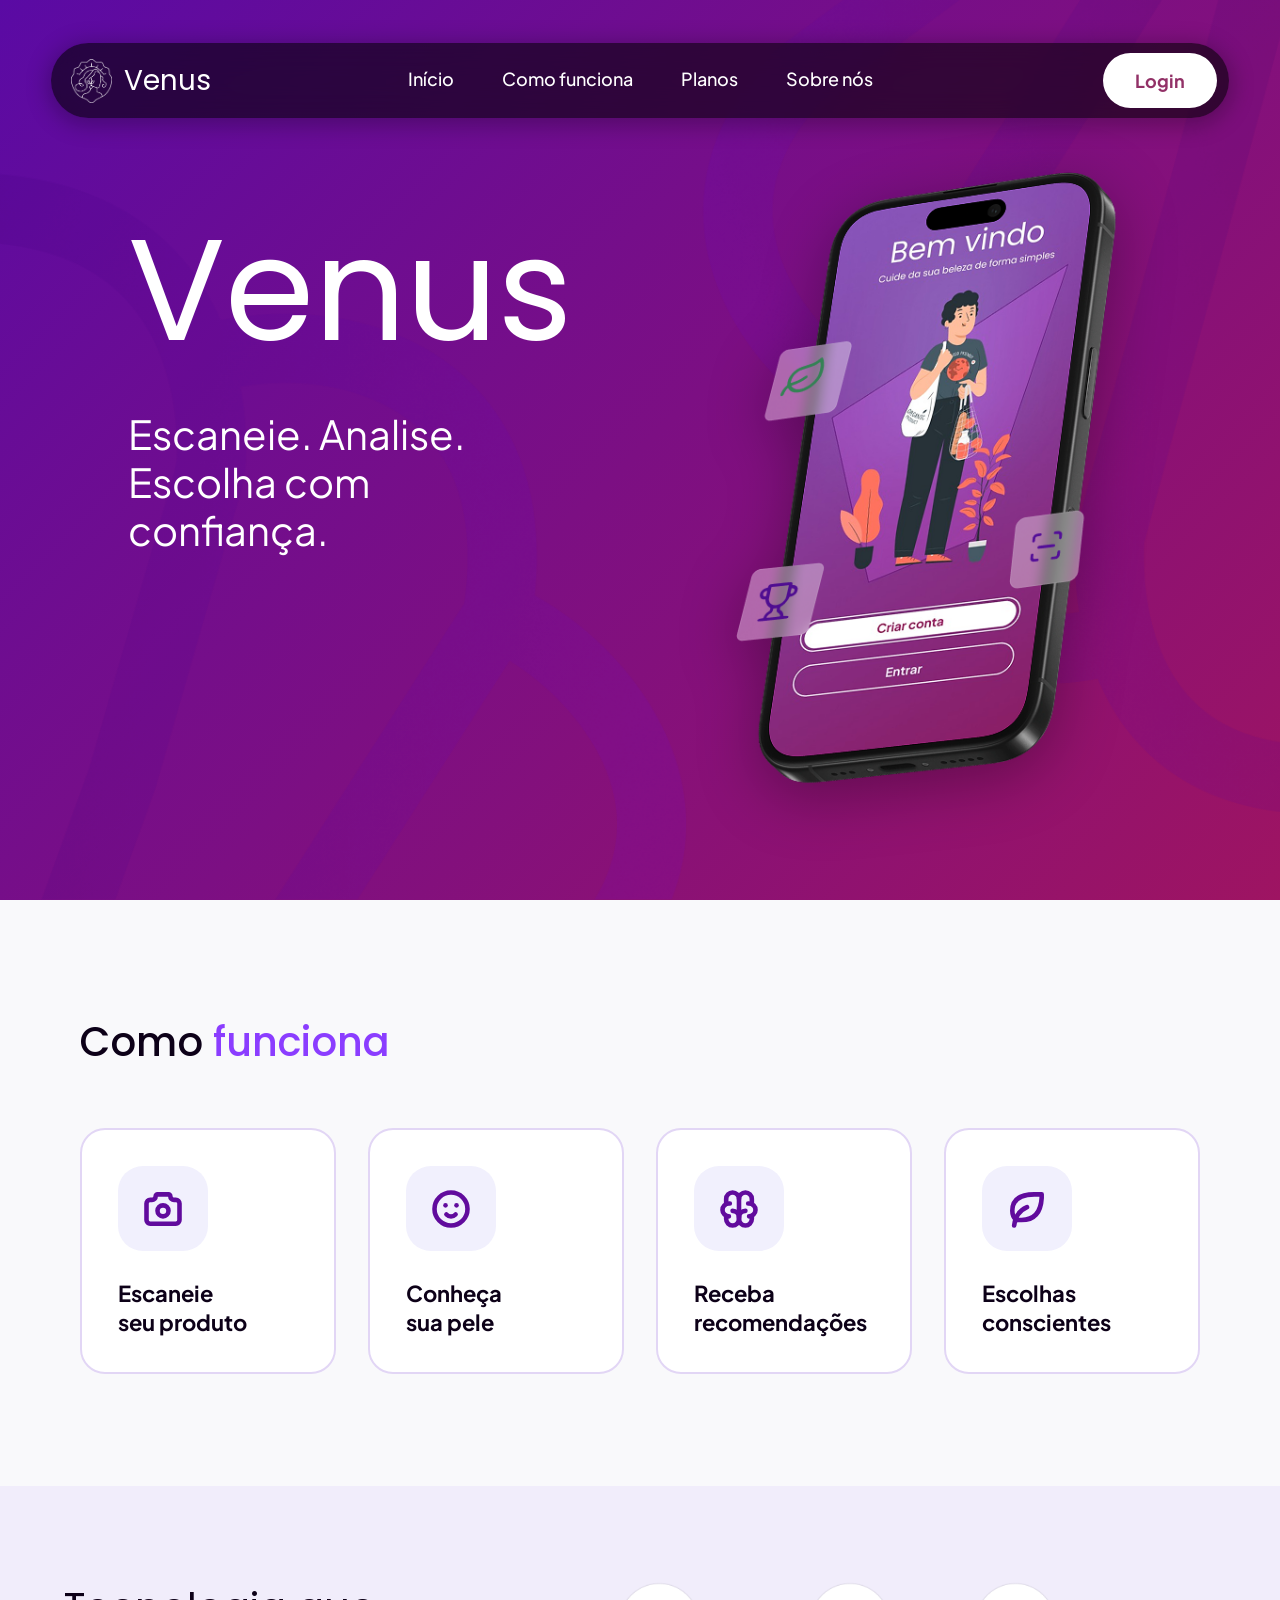
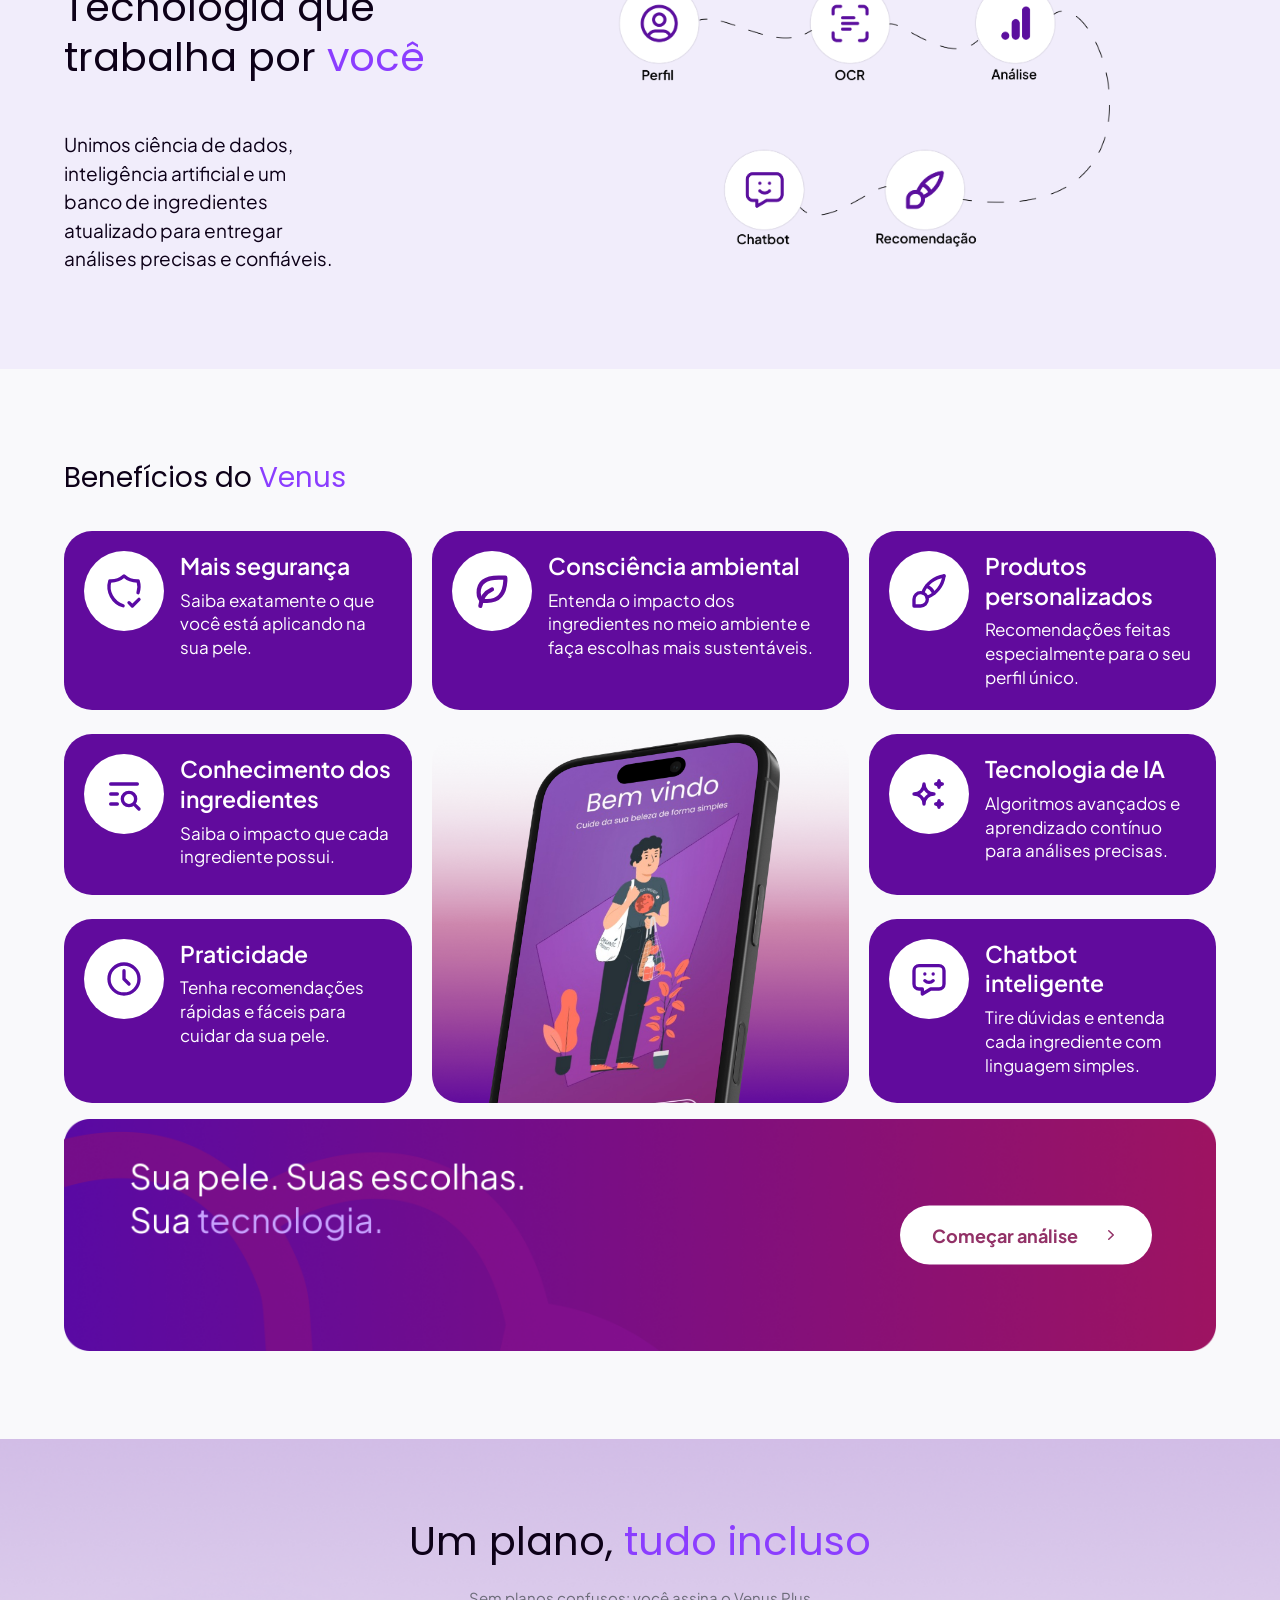
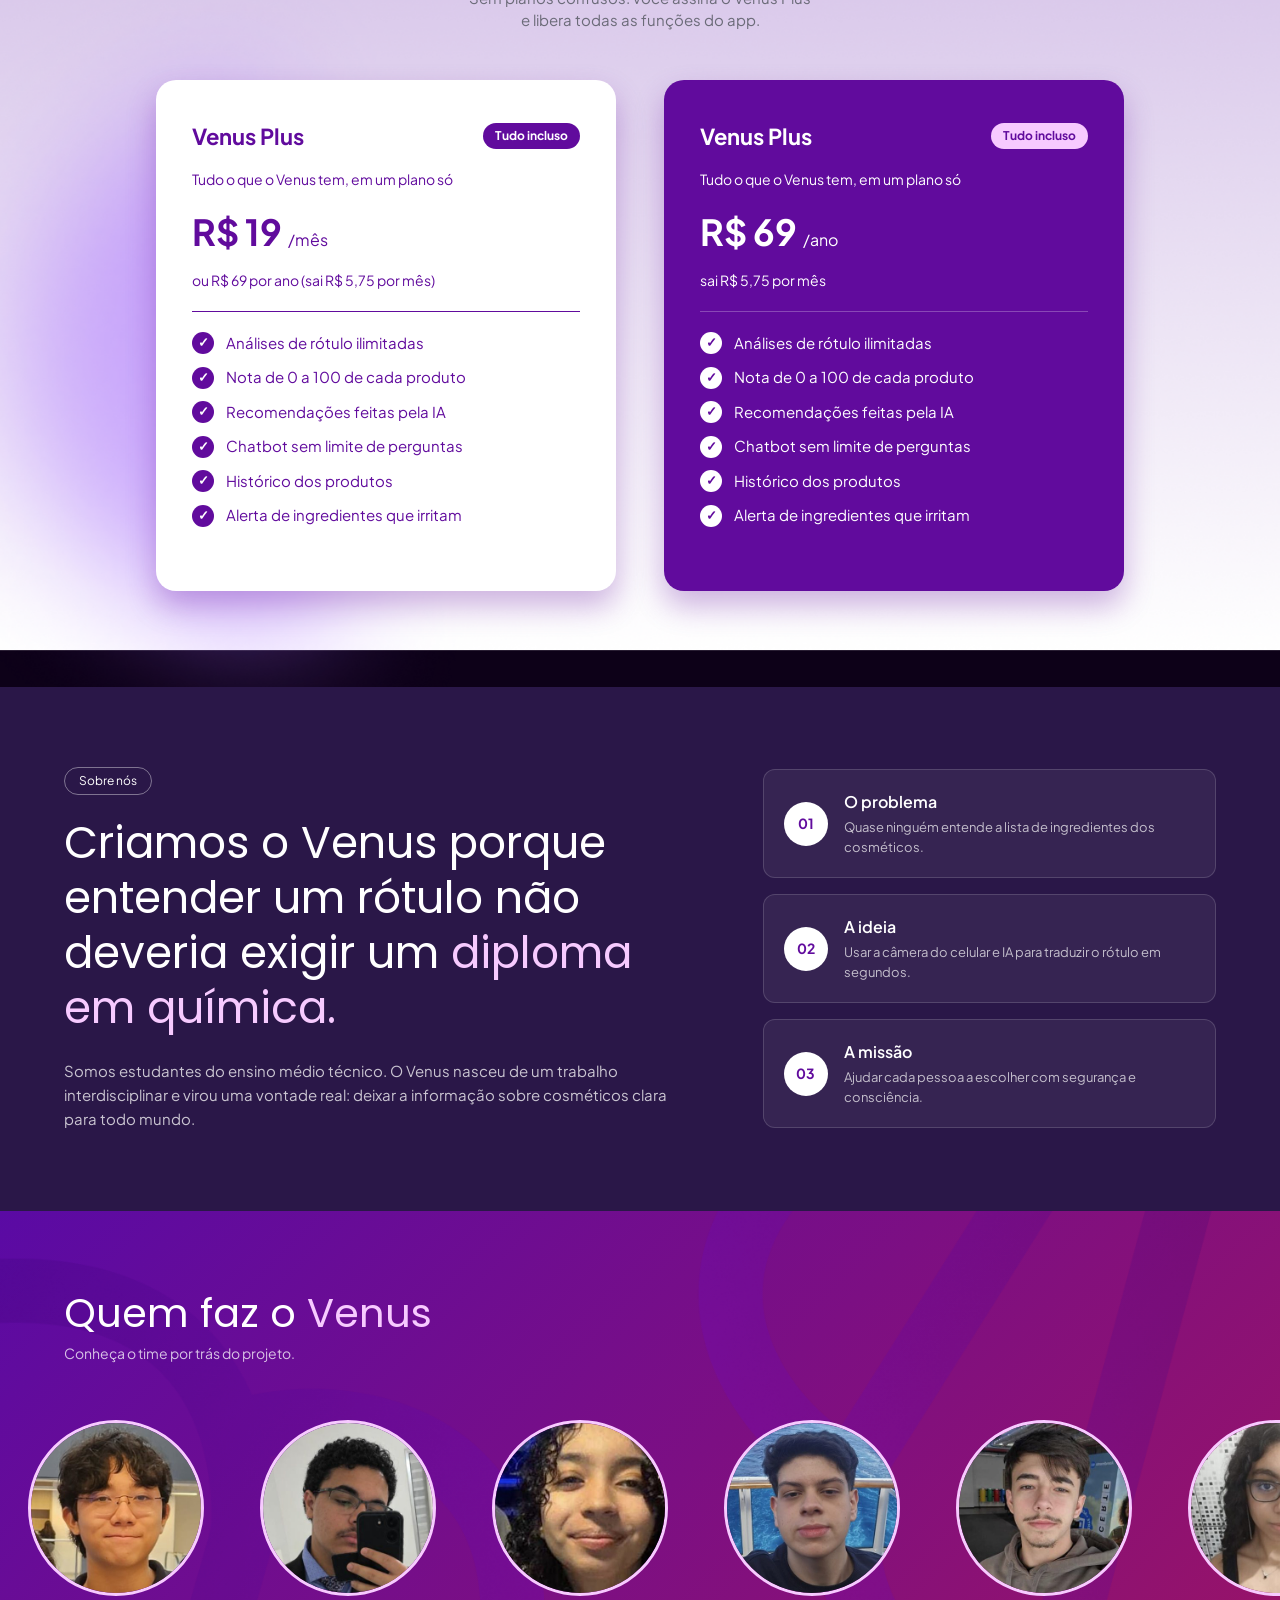
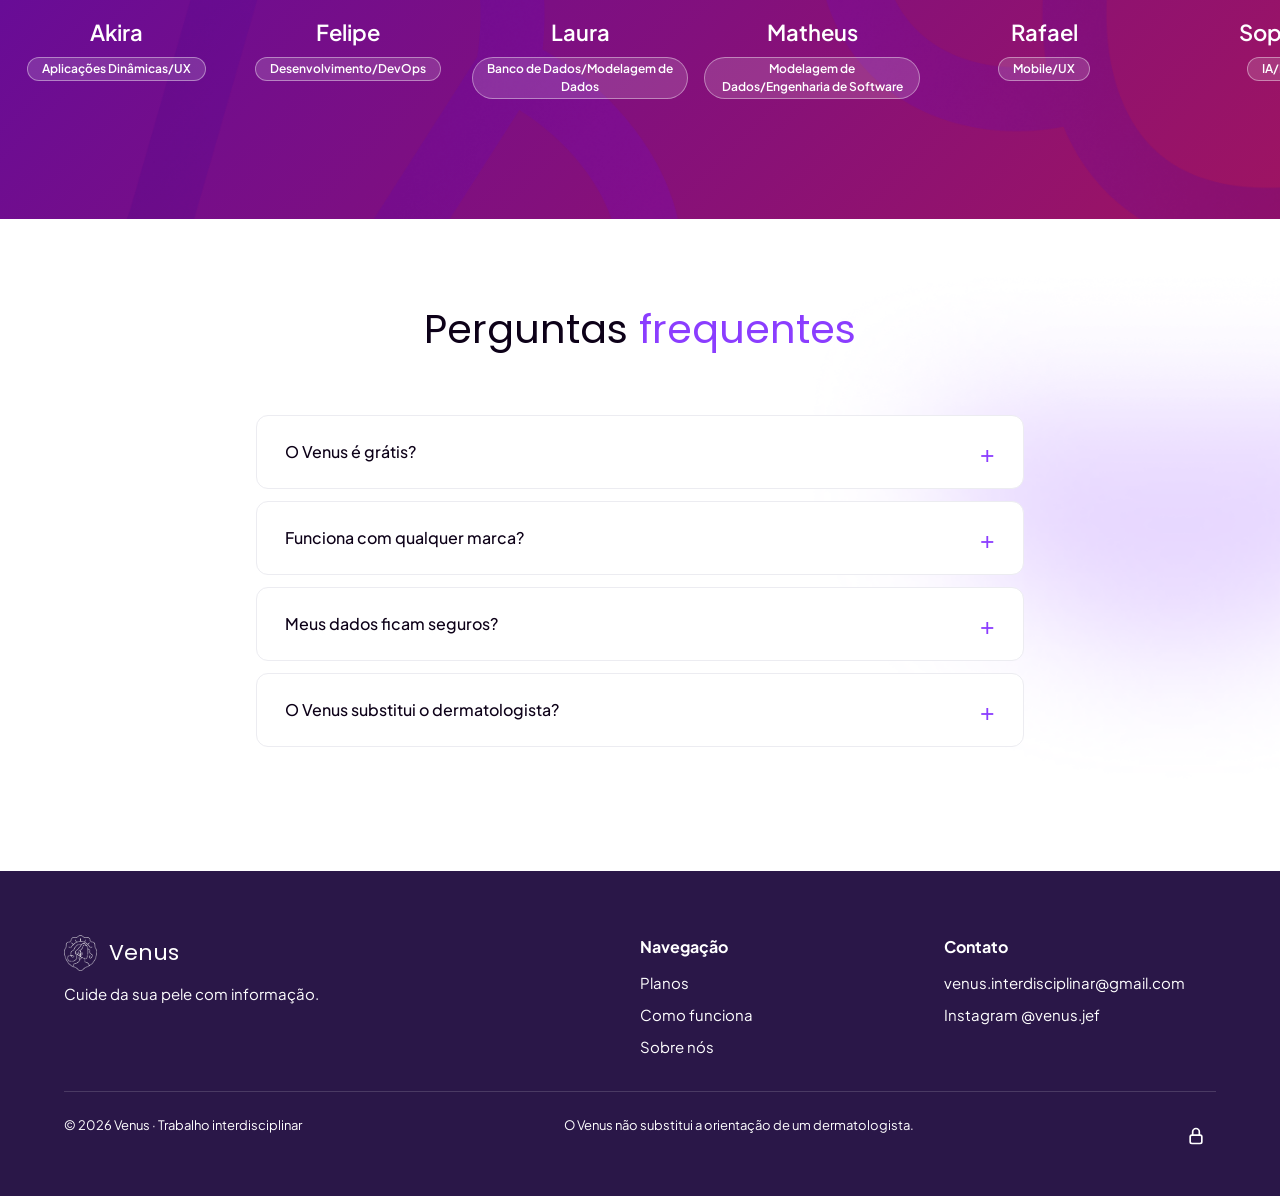
<file: src/main/webapp/index.html>
<!DOCTYPE html>
<html lang="pt-BR">
<head>
  <meta charset="UTF-8">
  <meta name="viewport" content="width=device-width, initial-scale=1.0">
  <meta name="description" content="Venus: escaneie o rótulo do seu cosmético, entenda os ingredientes e receba recomendações para a sua pele.">
  <title>Venus | Análise de cosméticos</title>

  <link rel="stylesheet" href="assets/css/global.css">
  <link rel="stylesheet" href="assets/css/style.css?v=4">
</head>
<body>

  <header id="cabecalho" class="cabecalho">
    <a href="#inicio" class="cabecalho__logo">
      <img src="assets/img/logo.png" alt="" width="179" height="194">
      <span class="cabecalho__nome">Venus</span>
    </a>

    <input type="checkbox" id="menu-celular" class="cabecalho__toggle checkbox-escondido">

    <nav id="menu-principal" class="cabecalho__nav">
      <ul class="menu">
        <li><a class="menu__link" href="#inicio">Início</a></li>
        <li><a class="menu__link" href="#como-funciona">Como funciona</a></li>
        <li><a class="menu__link" href="#planos">Planos</a></li>
        <li><a class="menu__link" href="#sobre-nos">Sobre nós</a></li>
      </ul>
    </nav>

    <a href="https://venus-web-application.vercel.app/login" id="btn-login" class="btn btn--primario cabecalho__login">Login</a>

    <label for="menu-celular" class="cabecalho__botao-menu" aria-label="Abrir menu">☰</label>
  </header>

  <main id="conteudo">

    <section id="inicio" class="inicio">
      <div class="inicio__fundo"></div>

      <div class="inicio__container">
        <div class="inicio__conteudo">
          <h1 id="titulo-inicio" class="inicio__titulo">Venus</h1>
          <p class="inicio__subtitulo">Escaneie. Analise.<br>Escolha com<br>confiança.</p>
        </div>

        <div class="inicio__midia">
          <img class="inicio__celular" src="assets/img/celular.png" alt="Aplicativo Venus mostrando a tela inicial de análise de cosméticos" width="591" height="693">
        </div>
      </div>
    </section>

    <section id="como-funciona" class="como-funciona">
      <div class="como-funciona__container">
        <h2 id="titulo-como-funciona" class="como-funciona__titulo">Como <span class="destaque">funciona</span></h2>

        <div class="como-funciona__grade">

          <div class="etapa">
            <div class="etapa__icone">
              <img src="assets/img/icones-landing/camera.svg" alt="" width="24" height="24">
            </div>
            <h3 class="etapa__titulo">Escaneie<br>seu produto</h3>
            <p class="etapa__texto">Use a câmera do seu celular para escanear o rótulo do cosmético com tecnologia OCR avançada.</p>
          </div>

          <div class="etapa">
            <div class="etapa__icone">
              <img src="assets/img/icones-landing/rosto-feliz.svg" alt="" width="24" height="24">
            </div>
            <h3 class="etapa__titulo">Conheça<br>sua pele</h3>
            <p class="etapa__texto">Informe seu tipo de pele, sensibilidades, objetivos e preferências para uma análise personalizada.</p>
          </div>

          <div class="etapa">
            <div class="etapa__icone">
              <img src="assets/img/icones-landing/cerebro.svg" alt="" width="24" height="24">
            </div>
            <h3 class="etapa__titulo">Receba<br>recomendações</h3>
            <p class="etapa__texto">Nossa IA analisa ingredientes, compara com seu perfil e gera recomendações inteligentes para você.</p>
          </div>

          <div class="etapa">
            <div class="etapa__icone">
              <img src="assets/img/icones-landing/folha.svg" alt="" width="24" height="24">
            </div>
            <h3 class="etapa__titulo">Escolhas<br>conscientes</h3>
            <p class="etapa__texto">Entenda mais sobre seus produtos e faça escolhas melhores para você.</p>
          </div>

        </div>
      </div>
    </section>

    <section id="tecnologia" class="tecnologia">
      <div class="tecnologia__container">

        <div class="tecnologia__conteudo">
          <h2 id="titulo-tecnologia" class="tecnologia__titulo">Tecnologia que<br>trabalha por <span class="destaque">você</span></h2>
          <p class="tecnologia__texto">Unimos ciência de dados, inteligência artificial e um banco de ingredientes atualizado para entregar análises precisas e confiáveis.</p>
        </div>

        <div class="diagrama">
          <img class="diagrama__imagem" src="assets/img/fluxo.png" alt="Fluxo da tecnologia Venus: Perfil, OCR, Análise, Recomendação e Chatbot" width="2549" height="1374">
        </div>

      </div>
    </section>

    <section id="beneficios" class="beneficios">
      <div class="beneficios__container">
        <h2 id="titulo-beneficios" class="beneficios__titulo">Benefícios do <span class="destaque">Venus</span></h2>

        <div class="beneficios__grade">

          <div class="beneficio">
            <div class="beneficio__icone">
              <img src="assets/img/icones-landing/seguranca.svg" alt="" width="24" height="24">
            </div>
            <div>
              <h3 class="beneficio__titulo">Mais segurança</h3>
              <p class="beneficio__texto">Saiba exatamente o que você está aplicando na sua pele.</p>
            </div>
          </div>

          <div class="beneficio">
            <div class="beneficio__icone">
              <img src="assets/img/icones-landing/folha.svg" alt="" width="24" height="24">
            </div>
            <div>
              <h3 class="beneficio__titulo">Consciência ambiental</h3>
              <p class="beneficio__texto">Entenda o impacto dos ingredientes no meio ambiente e faça escolhas mais sustentáveis.</p>
            </div>
          </div>

          <div class="beneficio">
            <div class="beneficio__icone">
              <img src="assets/img/icones-landing/personalizados.svg" alt="" width="24" height="24">
            </div>
            <div>
              <h3 class="beneficio__titulo">Produtos personalizados</h3>
              <p class="beneficio__texto">Recomendações feitas especialmente para o seu perfil único.</p>
            </div>
          </div>

          <div class="beneficio">
            <div class="beneficio__icone">
              <img src="assets/img/icones-landing/conhecimento.svg" alt="" width="24" height="24">
            </div>
            <div>
              <h3 class="beneficio__titulo">Conhecimento dos ingredientes</h3>
              <p class="beneficio__texto">Saiba o impacto que cada ingrediente possui.</p>
            </div>
          </div>

          <div class="beneficios__celular">
            <img src="assets/img/celular-beneficios.png" alt="Tela do aplicativo Venus para escanear um produto" width="1824" height="1916">
          </div>

          <div class="beneficio">
            <div class="beneficio__icone">
              <img src="assets/img/icones-landing/ia.svg" alt="" width="24" height="24">
            </div>
            <div>
              <h3 class="beneficio__titulo">Tecnologia de IA</h3>
              <p class="beneficio__texto">Algoritmos avançados e aprendizado contínuo para análises precisas.</p>
            </div>
          </div>

          <div class="beneficio">
            <div class="beneficio__icone">
              <img src="assets/img/icones-landing/praticidade.svg" alt="" width="24" height="24">
            </div>
            <div>
              <h3 class="beneficio__titulo">Praticidade</h3>
              <p class="beneficio__texto">Tenha recomendações rápidas e fáceis para cuidar da sua pele.</p>
            </div>
          </div>

          <div class="beneficio">
            <div class="beneficio__icone">
              <img src="assets/img/icones-landing/chatbot.svg" alt="" width="24" height="24">
            </div>
            <div>
              <h3 class="beneficio__titulo">Chatbot inteligente</h3>
              <p class="beneficio__texto">Tire dúvidas e entenda cada ingrediente com linguagem simples.</p>
            </div>
          </div>

        </div>

        <div id="chamada" class="chamada">
          <img class="chamada__imagem" src="assets/img/comecar-analise.png" alt="Sua pele. Suas escolhas. Sua tecnologia." width="2484" height="500">
          <a href="https://venus-web-application.vercel.app/login" id="btn-comecar-analise" class="btn btn--primario chamada__botao">
            Começar análise
            <img class="chamada__seta" src="assets/img/icones-landing/seta.svg" alt="" width="24" height="24">
          </a>
        </div>
      </div>
    </section>

    <section id="planos" class="planos">
      <div class="planos__container">
        <h2 id="titulo-planos" class="planos__titulo">Um plano, <span class="destaque">tudo incluso</span></h2>
        <p class="planos__subtitulo">Sem planos confusos: você assina o Venus Plus<br>e libera todas as funções do app.</p>

        <div class="planos__grade">

          <div id="plano-mensal" class="plano plano--claro">
            <div class="plano__topo">
              <h3 class="plano__nome">Venus Plus</h3>
              <span class="plano__selo">Tudo incluso</span>
            </div>
            <p class="plano__descricao">Tudo o que o Venus tem, em um plano só</p>

            <div class="plano__preco">
              <p class="plano__valor">R$ 19 <span class="plano__periodo">/mês</span></p>
              <p class="plano__obs">ou R$ 69 por ano (sai R$ 5,75 por mês)</p>
            </div>

            <ul class="plano__lista">
              <li class="plano__item">Análises de rótulo ilimitadas</li>
              <li class="plano__item">Nota de 0 a 100 de cada produto</li>
              <li class="plano__item">Recomendações feitas pela IA</li>
              <li class="plano__item">Chatbot sem limite de perguntas</li>
              <li class="plano__item">Histórico dos produtos</li>
              <li class="plano__item">Alerta de ingredientes que irritam</li>
            </ul>
          </div>

          <div id="plano-anual" class="plano">
            <div class="plano__topo">
              <h3 class="plano__nome">Venus Plus</h3>
              <span class="plano__selo">Tudo incluso</span>
            </div>
            <p class="plano__descricao">Tudo o que o Venus tem, em um plano só</p>

            <div class="plano__preco">
              <p class="plano__valor">R$ 69 <span class="plano__periodo">/ano</span></p>
              <p class="plano__obs">sai R$ 5,75 por mês</p>
            </div>

            <ul class="plano__lista">
              <li class="plano__item">Análises de rótulo ilimitadas</li>
              <li class="plano__item">Nota de 0 a 100 de cada produto</li>
              <li class="plano__item">Recomendações feitas pela IA</li>
              <li class="plano__item">Chatbot sem limite de perguntas</li>
              <li class="plano__item">Histórico dos produtos</li>
              <li class="plano__item">Alerta de ingredientes que irritam</li>
            </ul>
          </div>

        </div>
      </div>
    </section>

    <section id="sobre-nos" class="sobre">
      <div class="sobre__container">

        <div class="sobre__conteudo">
          <span class="sobre__etiqueta">Sobre nós</span>
          <h2 id="titulo-sobre-nos" class="sobre__titulo">Criamos o Venus porque entender um rótulo não deveria exigir um <span class="sobre__destaque">diploma em química.</span></h2>
          <p class="sobre__texto">Somos estudantes do ensino médio técnico. O Venus nasceu de um trabalho interdisciplinar e virou uma vontade real: deixar a informação sobre cosméticos clara para todo mundo.</p>
        </div>

        <ul class="sobre__lista">
          <li class="sobre__item">
            <span class="sobre__numero">01</span>
            <div>
              <h3 class="sobre__item-titulo">O problema</h3>
              <p class="sobre__item-texto">Quase ninguém entende a lista de ingredientes dos cosméticos.</p>
            </div>
          </li>
          <li class="sobre__item">
            <span class="sobre__numero">02</span>
            <div>
              <h3 class="sobre__item-titulo">A ideia</h3>
              <p class="sobre__item-texto">Usar a câmera do celular e IA para traduzir o rótulo em segundos.</p>
            </div>
          </li>
          <li class="sobre__item">
            <span class="sobre__numero">03</span>
            <div>
              <h3 class="sobre__item-titulo">A missão</h3>
              <p class="sobre__item-texto">Ajudar cada pessoa a escolher com segurança e consciência.</p>
            </div>
          </li>
        </ul>

      </div>
    </section>

    <section id="equipe" class="equipe">
      <div class="equipe__container">
        <h2 id="titulo-equipe" class="equipe__titulo">Quem faz o <span class="equipe__destaque">Venus</span></h2>
        <p class="equipe__subtitulo">Conheça o time por trás do projeto.</p>
      </div>

        <div id="faixa-equipe" class="equipe__faixa">
          <div class="equipe__trilho">
            <ul class="equipe__lista">
              <li class="integrante">
                <img class="integrante__foto" src="assets/img/equipe/akira.jpg" alt="Foto de Akira" width="400" height="400">
                <h3 class="integrante__nome">Akira</h3>
                <span class="integrante__funcao">Aplicações Dinâmicas/UX</span>
              </li>
              <li class="integrante">
                <img class="integrante__foto" src="assets/img/equipe/felipe.jpg" alt="Foto de Felipe" width="400" height="400">
                <h3 class="integrante__nome">Felipe</h3>
                <span class="integrante__funcao">Desenvolvimento/DevOps</span>
              </li>
              <li class="integrante">
                <img class="integrante__foto" src="assets/img/equipe/laura.jpg" alt="Foto de Laura" width="400" height="400">
                <h3 class="integrante__nome">Laura</h3>
                <span class="integrante__funcao">Banco de Dados/Modelagem de Dados</span>
              </li>
              <li class="integrante">
                <img class="integrante__foto" src="assets/img/equipe/matheus-orestes.jpg" alt="Foto de Matheus" width="400" height="400">
                <h3 class="integrante__nome">Matheus</h3>
                <span class="integrante__funcao">Modelagem de Dados/Engenharia de Software</span>
              </li>
              <li class="integrante">
                <img class="integrante__foto" src="assets/img/equipe/rafael-sepol.jpg" alt="Foto de Rafael" width="400" height="400">
                <h3 class="integrante__nome">Rafael</h3>
                <span class="integrante__funcao">Mobile/UX</span>
              </li>
              <li class="integrante">
                <img class="integrante__foto" src="assets/img/equipe/sophia-lima.jpg" alt="Foto de Sophia" width="400" height="400">
                <h3 class="integrante__nome">Sophia</h3>
                <span class="integrante__funcao">IA/BI</span>
              </li>
              <li class="integrante">
                <img class="integrante__foto" src="assets/img/equipe/bianca.jpg" alt="Foto de Bianca" width="400" height="400">
                <h3 class="integrante__nome">Bianca</h3>
                <span class="integrante__funcao">IA/UX</span>
              </li>
              <li class="integrante">
                <img class="integrante__foto" src="assets/img/equipe/bruno.jpg" alt="Foto de Bruno" width="400" height="400">
                <h3 class="integrante__nome">Bruno</h3>
                <span class="integrante__funcao">UX/Front-end</span>
              </li>
              <li class="integrante">
                <img class="integrante__foto" src="assets/img/equipe/gustavo.jpg" alt="Foto de Gustavo" width="400" height="400">
                <h3 class="integrante__nome">Gustavo</h3>
                <span class="integrante__funcao">IA/Dados</span>
              </li>
              <li class="integrante">
                <img class="integrante__foto" src="assets/img/equipe/miguel.jpg" alt="Foto de Miguel" width="400" height="400">
                <h3 class="integrante__nome">Miguel</h3>
                <span class="integrante__funcao">Front-end/Dados</span>
              </li>
              <li class="integrante">
                <img class="integrante__foto" src="assets/img/equipe/sarah.jpg" alt="Foto de Sarah" width="400" height="400">
                <h3 class="integrante__nome">Sarah</h3>
                <span class="integrante__funcao">Back-end</span>
              </li>
            </ul>

            <ul class="equipe__lista" aria-hidden="true">
              <li class="integrante">
                <img class="integrante__foto" src="assets/img/equipe/akira.jpg" alt="" width="400" height="400">
                <h3 class="integrante__nome">Akira</h3>
                <span class="integrante__funcao">Aplicações Dinâmicas/UX</span>
              </li>
              <li class="integrante">
                <img class="integrante__foto" src="assets/img/equipe/felipe.jpg" alt="" width="400" height="400">
                <h3 class="integrante__nome">Felipe</h3>
                <span class="integrante__funcao">Desenvolvimento/DevOps</span>
              </li>
              <li class="integrante">
                <img class="integrante__foto" src="assets/img/equipe/laura.jpg" alt="" width="400" height="400">
                <h3 class="integrante__nome">Laura</h3>
                <span class="integrante__funcao">Banco de Dados/Modelagem de Dados</span>
              </li>
              <li class="integrante">
                <img class="integrante__foto" src="assets/img/equipe/matheus-orestes.jpg" alt="" width="400" height="400">
                <h3 class="integrante__nome">Matheus</h3>
                <span class="integrante__funcao">Modelagem de Dados/Engenharia de Software</span>
              </li>
              <li class="integrante">
                <img class="integrante__foto" src="assets/img/equipe/rafael-sepol.jpg" alt="" width="400" height="400">
                <h3 class="integrante__nome">Rafael</h3>
                <span class="integrante__funcao">Mobile/UX</span>
              </li>
              <li class="integrante">
                <img class="integrante__foto" src="assets/img/equipe/sophia-lima.jpg" alt="" width="400" height="400">
                <h3 class="integrante__nome">Sophia</h3>
                <span class="integrante__funcao">IA/BI</span>
              </li>
              <li class="integrante">
                <img class="integrante__foto" src="assets/img/equipe/bianca.jpg" alt="" width="400" height="400">
                <h3 class="integrante__nome">Bianca</h3>
                <span class="integrante__funcao">IA/UX</span>
              </li>
              <li class="integrante">
                <img class="integrante__foto" src="assets/img/equipe/bruno.jpg" alt="" width="400" height="400">
                <h3 class="integrante__nome">Bruno</h3>
                <span class="integrante__funcao">UX/Front-end</span>
              </li>
              <li class="integrante">
                <img class="integrante__foto" src="assets/img/equipe/gustavo.jpg" alt="" width="400" height="400">
                <h3 class="integrante__nome">Gustavo</h3>
                <span class="integrante__funcao">IA/Dados</span>
              </li>
              <li class="integrante">
                <img class="integrante__foto" src="assets/img/equipe/miguel.jpg" alt="" width="400" height="400">
                <h3 class="integrante__nome">Miguel</h3>
                <span class="integrante__funcao">Front-end/Dados</span>
              </li>
              <li class="integrante">
                <img class="integrante__foto" src="assets/img/equipe/sarah.jpg" alt="" width="400" height="400">
                <h3 class="integrante__nome">Sarah</h3>
                <span class="integrante__funcao">Back-end</span>
              </li>
            </ul>
          </div>
        </div>
    </section>

    <section id="perguntas" class="perguntas">
      <div class="perguntas__container">
        <h2 id="titulo-perguntas" class="perguntas__titulo">Perguntas <span class="destaque">frequentes</span></h2>

        <div class="pergunta">
          <input type="checkbox" id="pergunta-1" class="pergunta__toggle checkbox-escondido">
          <label for="pergunta-1" class="pergunta__titulo">O Venus é grátis?</label>
          <p class="pergunta__resposta">Você pode criar a conta e conhecer o app. Para usar todas as funções, é só assinar o Venus Plus: R$ 19 por mês ou R$ 69 por ano.</p>
        </div>

        <div class="pergunta">
          <input type="checkbox" id="pergunta-2" class="pergunta__toggle checkbox-escondido">
          <label for="pergunta-2" class="pergunta__titulo">Funciona com qualquer marca?</label>
          <p class="pergunta__resposta">Sim. O Venus lê o rótulo do produto, então funciona com cosméticos de qualquer marca, desde que a lista de ingredientes esteja legível.</p>
        </div>

        <div class="pergunta">
          <input type="checkbox" id="pergunta-3" class="pergunta__toggle checkbox-escondido">
          <label for="pergunta-3" class="pergunta__titulo">Meus dados ficam seguros?</label>
          <p class="pergunta__resposta">Sim. Seguimos a LGPD: seus dados são usados só para personalizar as análises e não são vendidos para ninguém.</p>
        </div>

        <div class="pergunta">
          <input type="checkbox" id="pergunta-4" class="pergunta__toggle checkbox-escondido">
          <label for="pergunta-4" class="pergunta__titulo">O Venus substitui o dermatologista?</label>
          <p class="pergunta__resposta">Não. O Venus ajuda você a entender seus produtos, mas não faz diagnóstico. Para qualquer problema de pele, procure um dermatologista.</p>
        </div>
      </div>
    </section>

  </main>

  <footer id="rodape" class="rodape">
    <div class="rodape__container">
      <div class="rodape__marca">
        <a href="#inicio" class="rodape__logo">
          <img src="assets/img/logo.png" alt="" width="179" height="194">
          <span class="rodape__nome">Venus</span>
        </a>
        <p class="rodape__frase">Cuide da sua pele com informação.</p>
      </div>

      <div class="rodape__coluna">
        <h2 class="rodape__titulo">Navegação</h2>
        <ul class="rodape__lista">
          <li><a class="rodape__link" href="#planos">Planos</a></li>
          <li><a class="rodape__link" href="#como-funciona">Como funciona</a></li>
          <li><a class="rodape__link" href="#sobre-nos">Sobre nós</a></li>
        </ul>
      </div>

      <div class="rodape__coluna">
        <h2 class="rodape__titulo">Contato</h2>
        <ul class="rodape__lista">
          <li><a class="rodape__link" href="mailto:venus.interdisciplinar@gmail.com">venus.interdisciplinar@gmail.com</a></li>
          <li><a class="rodape__link" href="https://www.instagram.com/venus.jef/" target="_blank" rel="noopener">Instagram @venus.jef</a></li>
        </ul>
      </div>
    </div>

    <div class="rodape__final">
      <p>&copy; 2026 Venus · Trabalho interdisciplinar</p>
      <p>O Venus não substitui a orientação de um dermatologista.</p>
      <a class="rodape__cadeado" href="login" aria-label="Entrar" title="Entrar">
        <svg viewBox="0 0 24 24" width="20" height="20" fill="none" stroke="currentColor" stroke-width="2" stroke-linecap="round" stroke-linejoin="round" aria-hidden="true">
          <rect x="5" y="11" width="14" height="10" rx="2"/>
          <path d="M8 11V7a4 4 0 0 1 8 0v4"/>
        </svg>
      </a>
    </div>
  </footer>

</body>
</html>
</file>
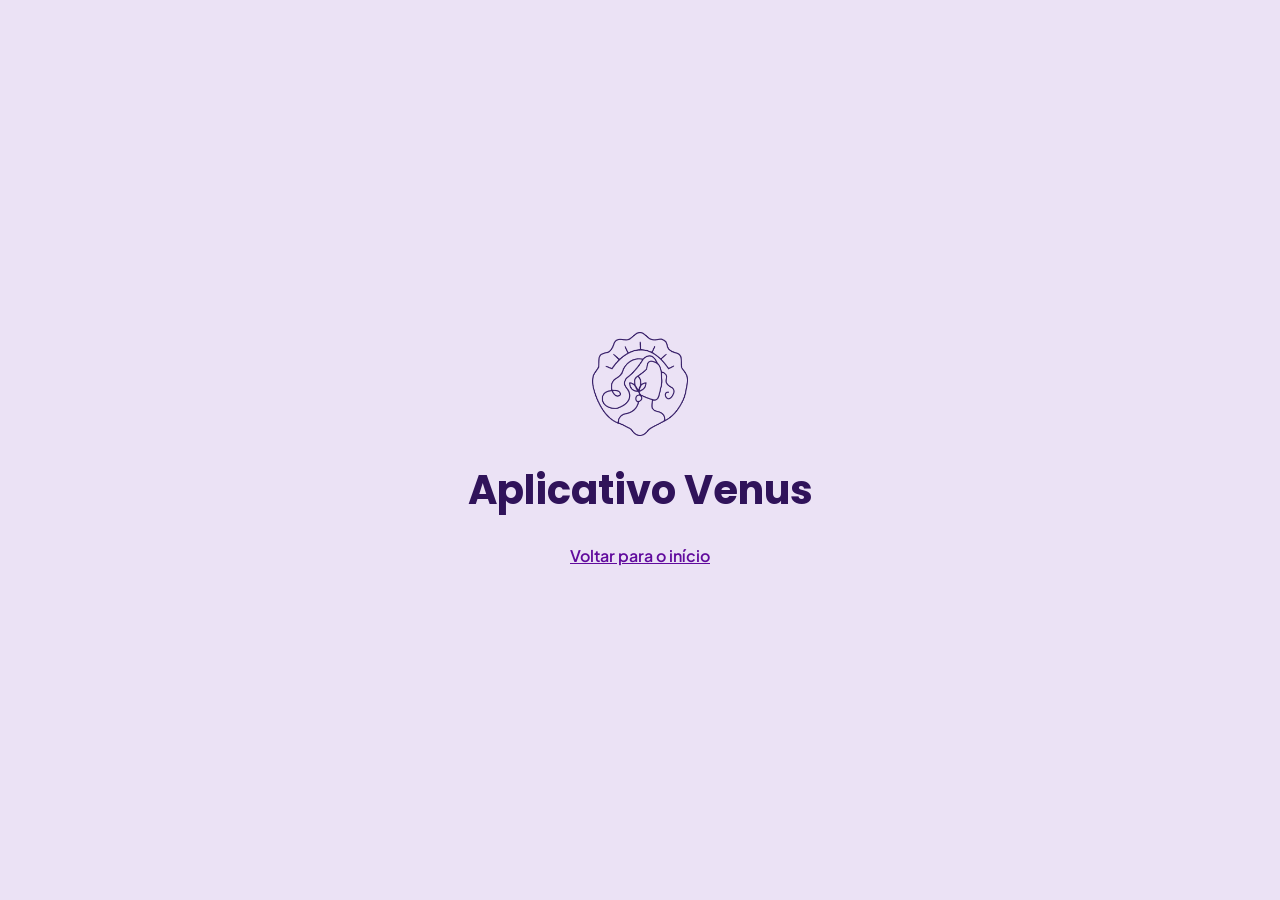
<file: src/main/webapp/aplicativo.html>
<!DOCTYPE html>
<html lang="pt-BR">
<head>
  <meta charset="UTF-8">
  <meta name="viewport" content="width=device-width, initial-scale=1.0">
  <title>Aplicativo | Venus</title>

  <link rel="stylesheet" href="assets/css/global.css">
  <link rel="stylesheet" href="assets/css/paginas/aplicativo.css">
</head>
<body class="aplicativo">
  <main class="aplicativo__conteudo">
    <img class="aplicativo__logo" src="assets/img/logo-roxa.png" alt="">
    <h1 class="aplicativo__titulo">Aplicativo Venus</h1>
    <a class="aplicativo__voltar" href="index.html">Voltar para o início</a>
  </main>
</body>
</html>
</file>
<file: src/main/webapp/assets/css/global.css>
@import url("https://fonts.googleapis.com/css2?family=Plus+Jakarta+Sans:wght@300;400;500;600;700&family=Poppins:wght@300;400;500;600;700&display=swap");

:root {
  --cor-rosa-claro: #f7caff;
  --cor-branco: #ffffff;
  --cor-fundo-escuro: #0d0118;
  --cor-botao-texto: #923167;
  --cor-destaque: #8b3dff;
  --cor-roxo-escuro: #610b9d;
  --cor-texto: #0d0118;
  --cor-texto-suave: #6b6b78;
  --cor-superficie: #f9f9fb;
  --cor-superficie-lilas: #f1edfb;
  --cor-borda: #ececf1;
  --cor-borda-lilas: #e2d6f5;
  --cor-icone-lilas: #f1f0fd;
  --cor-card-lilas: #f6f0fc;
  --cor-navbar: rgba(45, 8, 70, 0.8);
  --cor-navbar-menu: rgba(45, 8, 70, 0.7);
  --cor-navbar-borda: rgba(255, 255, 255, 0.15);
  --cor-foco: #ba91fb;
  --cor-fundo-popup: rgba(33, 17, 56, 0.4);
  --gradiente-marca: linear-gradient(135deg, #5a0aa4 0%, #9e1462 100%);
  --fonte-titulo: "Poppins", sans-serif;
  --fonte-texto: "Plus Jakarta Sans", sans-serif;
  --largura-maxima: 100rem;
  --borda-arredondada: 1.25rem;
  --borda-arredondada-pequena: 0.75rem;
  --borda-card: 1.5625rem;
  --borda-botao: 999px;

  --painel-fundo: #f8f6fd;
  --painel-topo: #f2eefd;
  --painel-borda: #ece3fa;
  --painel-lilas: #ebe2f5;
  --painel-lilas-claro: #f4effc;
  --painel-texto: #30135a;
  --painel-texto-suave: #8b789f;
  --painel-roxo: #6043e9;
  --painel-rosa: #ad1264;
  --painel-verde: #4daf8c;
  --painel-vermelho: #d45d79;
  --gradiente-menu: linear-gradient(180deg, #32135b 48%, #6a28c1);
  --gradiente-menu-ativo: linear-gradient(90deg, #7549c2, #553287);
  --fonte-menu: "Poppins", sans-serif;
}

* {
  box-sizing: border-box;
  margin: 0;
  padding: 0;
}

img {
  display: block;
  max-width: 100%;
  height: auto;
}

button,
input,
select,
textarea {
  font-family: inherit;
  font-size: inherit;
  color: inherit;
}

body {
  font-family: var(--fonte-titulo);
  line-height: 1.5;
  color: var(--cor-branco);
  background-color: var(--cor-fundo-escuro);
}

a:focus-visible,
button:focus-visible,
input:focus-visible,
select:focus-visible,
label:focus-visible {
  outline: 3px solid var(--cor-foco);
  outline-offset: 3px;
}

.btn {
  display: inline-flex;
  align-items: center;
  gap: 1.5rem;
  padding: 1rem 2rem;
  font-family: var(--fonte-texto);
  font-size: 1.125rem;
  font-weight: 700;
  text-decoration: none;
  border-radius: var(--borda-botao);
}

.btn--primario {
  color: var(--cor-botao-texto);
  background-color: var(--cor-branco);
}

.destaque {
  color: var(--cor-destaque);
}

.checkbox-escondido {
  position: fixed;
  top: 0;
  left: 0;
  opacity: 0;
  pointer-events: none;
}

.sr-only {
  position: absolute;
  width: 1px;
  height: 1px;
  padding: 0;
  margin: -1px;
  overflow: hidden;
  clip: rect(0, 0, 0, 0);
  white-space: nowrap;
  border: 0;
}
</file>
<file: src/main/webapp/assets/css/style.css>
.cabecalho {
  position: fixed;
  top: 0.75rem;
  left: 0.75rem;
  right: 0.75rem;
  z-index: 1;
  display: flex;
  align-items: center;
  gap: 1rem;
  padding: 0.75rem 1.25rem;
  border: 1px solid var(--cor-navbar-borda);
  border-radius: 2.5rem;
}

.cabecalho::before {
  content: "";
  position: absolute;
  top: 0;
  right: 0;
  bottom: 0;
  left: 0;
  z-index: -1;
  background-color: var(--cor-navbar);
  border-radius: inherit;
  -webkit-backdrop-filter: blur(14px);
  backdrop-filter: blur(14px);
}

.cabecalho__logo {
  display: flex;
  align-items: center;
  gap: 0.75rem;
  margin-right: auto;
  text-decoration: none;
}

.cabecalho__logo img {
  width: auto;
  height: 3rem;
}

.cabecalho__nome {
  font-family: var(--fonte-titulo);
  font-size: 1.75rem;
  color: var(--cor-branco);
}

.cabecalho__botao-menu {
  font-size: 2.25rem;
  line-height: 1;
  color: var(--cor-branco);
  cursor: pointer;
}

.cabecalho__nav {
  display: none;
  position: absolute;
  top: 100%;
  left: 0;
  right: 0;
  margin-top: 0.75rem;
  padding: 2rem;
  background-color: var(--cor-navbar-menu);
  border: 1px solid var(--cor-navbar-borda);
  border-radius: 1.5rem;
  backdrop-filter: blur(20px);
}

.cabecalho__toggle:checked ~ .cabecalho__nav {
  display: block;
}

.menu {
  display: flex;
  flex-direction: column;
  align-items: center;
  gap: 2rem;
  list-style: none;
}

.menu__link {
  display: inline-block;
  position: relative;
  font-family: var(--fonte-texto);
  font-size: 1.25rem;
  font-weight: 500;
  line-height: 1;
  color: var(--cor-branco);
  text-decoration: none;
  transition: 0.3s;
}

.menu__link::after {
  content: "";
  position: absolute;
  top: 100%;
  left: 0;
  right: 0;
  width: 0;
  height: 2px;
  margin: 0.25rem auto 0;
  background-color: var(--cor-destaque);
  transition: 0.3s;
}

.menu__link:hover {
  color: var(--cor-destaque);
}

.menu__link:hover::after {
  width: 100%;
}

.inicio {
  position: relative;
  min-height: 100vh;
  background: var(--gradiente-marca);
}

.inicio__fundo {
  position: absolute;
  top: 0;
  right: 0;
  bottom: 0;
  left: 0;
  background: url("../img/fundo.png") center / cover no-repeat;
  opacity: 0.6;
}

.inicio__container {
  position: relative;
  display: flex;
  flex-direction: column;
  align-items: flex-start;
  gap: 2.5rem;
  max-width: var(--largura-maxima);
  margin: 0 auto;
  padding: 12rem 1.25rem 4rem;
}

.inicio__conteudo {
  max-width: 38.75rem;
}

.inicio__titulo {
  position: relative;
  top: -4rem;
  left: 4rem;
  margin-bottom: 1.75rem;
  font-family: var(--fonte-titulo);
  font-size: 4.5rem;
  font-weight: 400;
  line-height: 1;
  color: var(--cor-branco);
}

.inicio__subtitulo {
  position: relative;
  top: -4rem;
  left: 4rem;
  font-family: var(--fonte-texto);
  font-size: 1.375rem;
  line-height: 1.2;
  color: var(--cor-branco);
}

.inicio__midia {
  display: flex;
  justify-content: center;
  width: 100%;

  margin-top: -4rem;
}

.inicio__celular {
  width: 100%;
  max-width: 18.75rem;
  filter: drop-shadow(0 15px 30px rgba(0, 0, 0, 0.3));
}

.como-funciona {
  padding: 3.5rem 1.25rem;
  background-color: var(--cor-superficie);
}

.como-funciona__container {
  max-width: var(--largura-maxima);
  margin: 0 auto;
}

.como-funciona__titulo {
  margin-bottom: 2.5rem;
  font-family: var(--fonte-titulo);
  font-size: 1.75rem;
  font-weight: 500;
  color: var(--cor-texto);
}

.como-funciona__grade {
  display: grid;
  grid-template-columns: 1fr;
  align-items: start;
  gap: 1.5rem;
}

.etapa {
  padding: 2.25rem;
  background-color: var(--cor-branco);
  border: 2px solid var(--cor-borda-lilas);
  border-radius: var(--borda-card);
  transition: background-color 0.4s ease, transform 0.4s ease;
}

.etapa__icone {
  display: flex;
  align-items: center;
  justify-content: center;
  width: 5.625rem;
  height: 5.3125rem;
  margin-bottom: 1.75rem;
  background-color: var(--cor-icone-lilas);
  border-radius: var(--borda-card);
  transition: background-color 0.4s ease;
}

.etapa__icone img {
  width: 2.75rem;
  height: 2.75rem;
}

.etapa__titulo {
  font-family: var(--fonte-texto);
  font-size: 1.375rem;
  font-weight: 700;
  line-height: 1.3;
  color: var(--cor-texto);
  transition: color 0.4s ease;
}

.etapa__texto {
  margin-top: 1.5rem;
  font-family: var(--fonte-texto);
  font-size: 1.125rem;
  line-height: 1.55;
  color: var(--cor-texto-suave);
}

@media (min-width: 1024px) {
  .etapa__texto {
    max-height: 0;
    margin-top: 0;
    overflow: hidden;
    opacity: 0;
    transition: max-height 0.4s ease, margin-top 0.4s ease, opacity 0.3s ease, color 0.4s ease;
  }

  .etapa:hover {
    background-color: var(--cor-roxo-escuro);
    transform: translateY(-4px);
  }

  .etapa:hover .etapa__texto {
    max-height: 15rem;
    margin-top: 1.5rem;
    opacity: 1;
  }

  .etapa:hover .etapa__icone {
    background-color: var(--cor-branco);
  }

  .etapa:hover .etapa__titulo,
  .etapa:hover .etapa__texto {
    color: var(--cor-branco);
  }
}

.tecnologia {
  padding: 3.5rem 1.25rem;
  background-color: var(--cor-superficie-lilas);
}

.tecnologia__container {
  display: flex;
  flex-direction: column;
  gap: 3rem;
  max-width: var(--largura-maxima);
  margin: 0 auto;
}

.tecnologia__conteudo {
  text-align: center;
}

.tecnologia__titulo {
  margin-bottom: 1.5rem;
  font-family: var(--fonte-titulo);
  font-size: 1.875rem;
  font-weight: 400;
  line-height: 1.25;
  color: var(--cor-texto);
}

.tecnologia__texto {
  font-family: var(--fonte-texto);
  font-size: 1.1875rem;
  line-height: 1.5;
  color: var(--cor-texto);
}

.diagrama__imagem {
  width: 100%;
}

.beneficios {
  padding: 3.5rem 1.25rem;
  background-color: var(--cor-superficie);
}

.beneficios__container {
  max-width: var(--largura-maxima);
  margin: 0 auto;
}

.beneficios__titulo {
  margin-bottom: 2rem;
  font-family: var(--fonte-titulo);
  font-size: 1.5rem;
  font-weight: 400;
  color: var(--cor-texto);
}

.beneficios__grade {
  display: grid;
  grid-template-columns: 1fr;
  gap: 1rem;
}

.beneficio {
  display: flex;
  align-items: flex-start;
  gap: 1rem;
  padding: 1.25rem;
  background-color: var(--cor-roxo-escuro);
  border-radius: 1.75rem;
}

.beneficio__icone {
  display: flex;
  align-items: center;
  justify-content: center;
  flex-shrink: 0;
  width: 5rem;
  height: 5rem;
  background-color: var(--cor-branco);
  border-radius: 50%;
}

.beneficio__icone img {
  width: 2.5rem;
  height: 2.5rem;
  object-fit: contain;
}

.beneficio__titulo {
  margin-bottom: 0.5rem;
  font-family: var(--fonte-texto);
  font-size: 1.4375rem;
  font-weight: 600;
  line-height: 1.3;
  color: var(--cor-branco);
}

.beneficio__texto {
  font-family: var(--fonte-texto);
  font-size: 1.0625rem;
  font-weight: 400;
  line-height: 1.4;
  color: var(--cor-branco);
}

.beneficios__celular {
  display: flex;
  justify-content: center;
  align-items: flex-end;
}

.beneficios__celular img {
  width: auto;
  height: 20rem;
}

.chamada {
  position: relative;
  margin-top: 1rem;
}

.chamada__imagem {
  width: 100%;
}

.chamada__botao {
  position: absolute;
  right: 1rem;
  top: 50%;
  transform: translateY(-50%);
  gap: 0.75rem;
  padding: 0.5rem 1rem;
  font-size: 0.875rem;
  transition: 0.3s;
}

.chamada__seta {
  width: auto;
  height: 0.8rem;
}

.planos {
  padding: 3.5rem 1.25rem 5rem;
  background-image: url("../img/fundo-planos.png");
  background-position: center;
  background-size: cover;
  background-repeat: no-repeat;
}

.planos__container {
  max-width: var(--largura-maxima);
  margin: 0 auto;
  text-align: center;
}

.planos__titulo {
  margin-bottom: 1rem;
  font-family: var(--fonte-titulo);
  font-size: 1.75rem;
  font-weight: 400;
  color: var(--cor-texto);
}

.planos__subtitulo {
  margin-bottom: 3rem;
  font-family: var(--fonte-texto);
  font-size: 0.9375rem;
  color: var(--cor-texto-suave);
}

.planos__grade {
  display: flex;
  flex-direction: column;
  align-items: center;
  gap: 2rem;
}

.plano {
  width: 100%;
  max-width: 28.75rem;
  padding: 2rem 1.5rem;
  text-align: left;
  color: var(--cor-branco);
  background-color: var(--cor-roxo-escuro);
  border-radius: var(--borda-arredondada);
  box-shadow: 0 15px 30px rgba(97, 11, 157, 0.3);
  transition: transform 0.4s ease, box-shadow 0.4s ease;
}

.plano__topo {
  display: flex;
  justify-content: space-between;
  align-items: center;
  gap: 1rem;
  margin-bottom: 1rem;
}

.plano__nome {
  font-family: var(--fonte-texto);
  font-size: 1.375rem;
  font-weight: 700;
}

.plano__selo {
  padding: 0.25rem 0.75rem;
  font-family: var(--fonte-texto);
  font-size: 0.75rem;
  font-weight: 700;
  color: var(--cor-roxo-escuro);
  background-color: var(--cor-rosa-claro);
  border-radius: var(--borda-botao);
}

.plano__descricao {
  margin-bottom: 1.5rem;
  font-family: var(--fonte-texto);
  font-size: 0.875rem;
}

.plano__preco {
  margin-bottom: 1.25rem;
  padding-bottom: 1.25rem;
  border-bottom: 1px solid rgba(255, 255, 255, 0.25);
}

.plano__valor {
  margin-bottom: 1.25rem;
  font-family: var(--fonte-texto);
  font-size: 2.25rem;
  font-weight: 700;
  line-height: 1;
}

.plano__periodo {
  font-size: 1rem;
  font-weight: 400;
}

.plano__obs {
  font-family: var(--fonte-texto);
  font-size: 0.875rem;
}

.plano__lista {
  display: flex;
  flex-direction: column;
  gap: 0.75rem;
  margin-bottom: 1.5rem;
  list-style: none;
}

.plano__item {
  display: flex;
  align-items: center;
  gap: 0.75rem;
  font-family: var(--fonte-texto);
  font-size: 0.9375rem;
}

.plano__item::before {
  content: "✓";
  display: flex;
  align-items: center;
  justify-content: center;
  flex-shrink: 0;
  width: 1.375rem;
  height: 1.375rem;
  font-size: 0.8125rem;
  font-weight: 700;
  color: var(--cor-roxo-escuro);
  background-color: var(--cor-branco);
  border-radius: 50%;
}

.plano__botao {
  justify-content: center;
  width: 100%;
  font-size: 1rem;
  color: var(--cor-roxo-escuro);
  background-color: var(--cor-branco);
  transition: background-color 0.3s;
}

.plano__botao:hover {
  background-color: #e9dcf7;
}

.plano--claro {
  color: var(--cor-roxo-escuro);
  background-color: var(--cor-branco);
}

.plano--claro .plano__selo,
.plano--claro .plano__item::before,
.plano--claro .plano__botao {
  color: var(--cor-branco);
  background-color: var(--cor-roxo-escuro);
}

.plano--claro .plano__preco {
  border-bottom-color: var(--cor-roxo-escuro);
}

.plano--claro .plano__botao:hover {
  background-color: #4a0878;
}

.sobre {
  padding: 3.5rem 1.25rem;
  color: var(--cor-branco);
  background-color: #2a1748;
}

.sobre__container {
  display: flex;
  flex-direction: column;
  gap: 2.5rem;
  max-width: var(--largura-maxima);
  margin: 0 auto;
}

.sobre__etiqueta {
  display: inline-block;
  margin-bottom: 1.25rem;
  padding: 0.25rem 0.875rem;
  font-family: var(--fonte-texto);
  font-size: 0.75rem;
  border: 1px solid rgba(255, 255, 255, 0.4);
  border-radius: var(--borda-botao);
}

.sobre__titulo {
  margin-bottom: 1.5rem;
  font-family: var(--fonte-titulo);
  font-size: 1.75rem;
  font-weight: 400;
  line-height: 1.25;
}

.sobre__destaque {
  color: var(--cor-rosa-claro);
}

.sobre__texto {
  font-family: var(--fonte-texto);
  font-size: 0.9375rem;
  line-height: 1.6;
  color: rgba(255, 255, 255, 0.75);
}

.sobre__lista {
  display: flex;
  flex-direction: column;
  gap: 1rem;
  list-style: none;
}

.sobre__item {
  display: flex;
  align-items: center;
  gap: 1rem;
  padding: 1.25rem;
  background-color: rgba(255, 255, 255, 0.06);
  border: 1px solid rgba(255, 255, 255, 0.15);
  border-radius: var(--borda-arredondada-pequena);
  transition: background-color 0.4s ease, transform 0.4s ease;
}

.sobre__numero {
  display: flex;
  align-items: center;
  justify-content: center;
  flex-shrink: 0;
  width: 2.75rem;
  height: 2.75rem;
  font-family: var(--fonte-texto);
  font-size: 0.875rem;
  font-weight: 700;
  color: var(--cor-roxo-escuro);
  background-color: var(--cor-branco);
  border-radius: 50%;
}

.sobre__item-titulo {
  margin-bottom: 0.25rem;
  font-family: var(--fonte-texto);
  font-size: 1rem;
  font-weight: 600;
}

.sobre__item-texto {
  font-family: var(--fonte-texto);
  font-size: 0.8125rem;
  color: rgba(255, 255, 255, 0.7);
}

.equipe {
  padding: 3.5rem 0;
  background:
    url("../img/fundo.png") center / cover no-repeat,
    var(--gradiente-marca);
}

.equipe__container {
  max-width: var(--largura-maxima);
  margin: 0 auto;
  padding: 0 1.25rem;
}

.equipe__titulo {
  font-family: var(--fonte-titulo);
  font-size: 1.75rem;
  font-weight: 400;
  color: var(--cor-branco);
}

.equipe__destaque {
  color: var(--cor-rosa-claro);
}

.equipe__subtitulo {
  margin-bottom: 3rem;
  font-family: var(--fonte-texto);
  font-size: 0.875rem;
  color: rgba(255, 255, 255, 0.75);
}

.equipe__faixa {
  overflow: hidden;
}

.equipe__trilho {
  display: flex;
  width: max-content;
  animation: rolar-equipe 40s linear infinite;
}

.equipe__faixa:hover .equipe__trilho {
  animation-play-state: paused;
}

@keyframes rolar-equipe {
  from {
    transform: translateX(0);
  }
  to {
    transform: translateX(-50%);
  }
}

.equipe__lista {
  display: flex;
  list-style: none;
}

.integrante {
  display: flex;
  flex-direction: column;
  align-items: center;
  flex-shrink: 0;
  width: 12.5rem;
  padding: 0.5rem;
  text-align: center;
}

.integrante__foto {
  width: 8rem;
  height: 8rem;
  margin-bottom: 1.25rem;
  background-color: #666666;
  border-radius: 50%;
  border: 3px solid var(--cor-rosa-claro);
  object-fit: cover;
  transition: transform 0.4s ease;
}

.integrante__nome {
  margin-bottom: 0.5rem;
  font-family: var(--fonte-texto);
  font-size: 1.125rem;
  font-weight: 600;
  color: var(--cor-branco);
}

.integrante__funcao {
  padding: 0.125rem 0.875rem;
  font-family: var(--fonte-texto);
  font-size: 0.75rem;
  font-weight: 600;
  color: var(--cor-branco);
  background-color: rgba(255, 255, 255, 0.15);
  border: 1px solid rgba(255, 255, 255, 0.4);
  border-radius: var(--borda-botao);
  transition: background-color 0.4s ease, color 0.4s ease;
}

.perguntas {
  padding: 3.5rem 1.25rem 5rem;
  background-color: var(--cor-branco);
  background-image: url("../img/fundo-perguntas.png");
  background-position: center;
  background-size: cover;
  background-repeat: no-repeat;
}

.perguntas__container {
  max-width: 48rem;
  margin: 0 auto;
}

.perguntas__titulo {
  margin-bottom: 2.5rem;
  font-family: var(--fonte-titulo);
  font-size: 1.75rem;
  font-weight: 400;
  text-align: center;
  color: var(--cor-texto);
}

.pergunta {
  margin-bottom: 0.75rem;
  background-color: var(--cor-branco);
  border: 1px solid var(--cor-borda);
  border-radius: var(--borda-arredondada-pequena);
  transition: border-color 0.4s ease, box-shadow 0.4s ease, transform 0.4s ease;
}

.pergunta__titulo {
  display: flex;
  justify-content: space-between;
  align-items: center;
  gap: 1rem;
  padding: 1.25rem 1.5rem;
  font-family: var(--fonte-texto);
  font-size: 1rem;
  font-weight: 500;
  color: var(--cor-texto);
  cursor: pointer;
  transition: color 0.4s ease;
}

.pergunta__titulo::after {
  content: "+";
  font-size: 1.5rem;
  font-weight: 400;
  line-height: 1;
  color: var(--cor-destaque);
  transition: transform 0.3s;
}

.pergunta__toggle:checked ~ .pergunta__titulo::after {
  transform: rotate(45deg);
}

.pergunta__toggle:checked ~ .pergunta__titulo {
  color: var(--cor-destaque);
}

.pergunta__resposta {
  max-height: 0;
  padding: 0 1.5rem;
  overflow: hidden;
  opacity: 0;
  font-family: var(--fonte-texto);
  font-size: 0.9375rem;
  line-height: 1.6;
  color: var(--cor-texto-suave);
  transition: max-height 0.4s ease, padding-bottom 0.4s ease, opacity 0.4s ease;
}

.pergunta__toggle:checked ~ .pergunta__resposta {
  max-height: 10rem;
  padding-bottom: 1.25rem;
  opacity: 1;
}

.rodape {
  padding: 3rem 1.25rem 2rem;
  font-family: var(--fonte-texto);
  color: var(--cor-branco);
  background-color: #2a1748;
}

@media (max-width: 639px) {
  .cabecalho__nome {
    font-size: 1.125rem;
  }

  .cabecalho__logo img {
    width: 2.25rem;
    height: auto;
  }
}

.rodape__cadeado {
  display: inline-flex;
  align-items: center;
  justify-content: center;
  width: 2.5rem;
  height: 2.5rem;
  color: var(--cor-branco);
}

.rodape__container {
  display: grid;
  grid-template-columns: 1fr;
  gap: 2rem;
  max-width: var(--largura-maxima);
  margin: 0 auto;
  padding-bottom: 2rem;
  border-bottom: 1px solid rgba(255, 255, 255, 0.15);
}

.rodape__logo {
  display: flex;
  align-items: center;
  gap: 0.75rem;
  margin-bottom: 0.75rem;
  text-decoration: none;
}

.rodape__logo img {
  width: auto;
  height: 2.25rem;
}

.rodape__nome {
  font-family: var(--fonte-titulo);
  font-size: 1.375rem;
  color: var(--cor-branco);
}

.rodape__frase {
  font-size: 0.9375rem;
}

.rodape__titulo {
  margin-bottom: 0.75rem;
  font-size: 1rem;
  font-weight: 700;
}

.rodape__lista {
  display: flex;
  flex-direction: column;
  gap: 0.5rem;
  list-style: none;
}

.rodape__link {
  display: inline-block;
  position: relative;
  font-size: 0.9375rem;
  color: var(--cor-branco);
  text-decoration: none;
  transition: color 0.3s;
}

.rodape__link::after {
  content: "";
  position: absolute;
  top: 100%;
  left: 0;
  right: 0;
  width: 0;
  height: 1px;
  margin: 0.125rem auto 0;
  background-color: var(--cor-rosa-claro);
  transition: width 0.3s;
}

.rodape__link:hover {
  color: var(--cor-rosa-claro);
}

.rodape__link:hover::after {
  width: 100%;
}

.rodape__final {
  display: flex;
  flex-direction: column;
  gap: 0.5rem;
  max-width: var(--largura-maxima);
  margin: 0 auto;
  padding-top: 1.5rem;
  font-size: 0.8125rem;
}

@media (min-width: 640px) {
  .como-funciona__grade {
    grid-template-columns: repeat(2, 1fr);
  }

  .rodape__container {
    grid-template-columns: repeat(2, 1fr);
  }
}

@media (min-width: 1024px) {
  .cabecalho {
    top: 2.6875rem;
    left: 3.1875rem;
    right: 3.1875rem;
    justify-content: space-between;
    gap: 1.5rem;
    padding: 0.625rem 0.75rem 0.625rem 1.25rem;
    border: 0;
    border-radius: 6.25rem;
    box-shadow: 0 4px 21px 4px rgba(0, 0, 0, 0.25);
  }

  .cabecalho::before {
    background-color: rgba(0, 0, 0, 0.58);
  }

  .cabecalho__logo {
    margin-right: 0;
  }

  .cabecalho__logo img {
    height: 2.75rem;
  }

  .cabecalho__login {
    padding: 0.875rem 2rem;
    transition: 0.3s;
  }

  .cabecalho__login:hover {
    color: var(--cor-branco);
    background-color: var(--cor-botao-texto);
  }

  .cabecalho__botao-menu {
    display: none;
  }

  .cabecalho__nav {
    display: block;
    top: 50%;
    left: 50%;
    right: auto;
    transform: translate(-50%, -50%);
    margin-top: 0;
    padding: 0;
    background-color: transparent;
    border: none;

    backdrop-filter: none;
  }

  .menu {
    flex-direction: row;
    gap: 3rem;
  }

  .menu__link {
    font-size: 1.125rem;
  }

  .inicio__container {
    flex-direction: row;
    align-items: center;
    justify-content: space-between;
    min-height: 100vh;
    padding: 5.5rem 4rem;
  }

  .inicio__conteudo {
    flex: 1;
  }

  .inicio__midia {
    flex: 1;
    justify-content: flex-end;
    margin-top: 0;
  }

  .inicio__titulo {
    margin-bottom: 3rem;
    font-size: 9rem;
  }

  .inicio__subtitulo {
    font-size: 2.5rem;
  }

  .inicio__celular {
    position: relative;
    top: 2rem;
    max-width: 35rem;
  }

  .como-funciona {
    padding: 7rem 5rem;
  }

  .como-funciona__titulo {
    margin-bottom: 3.5rem;
    font-size: 2.5rem;
  }

  .como-funciona__grade {
    grid-template-columns: repeat(4, 1fr);
    gap: 2rem;
  }

  .tecnologia {
    padding: 6rem 4rem;
  }

  .tecnologia__container {
    flex-direction: row;
    align-items: flex-start;
    gap: 4rem;
  }

  .tecnologia__conteudo {
    width: 24rem;
    text-align: left;
  }

  .tecnologia__titulo {
    margin-bottom: 3rem;
    font-size: 2.5rem;
  }

  .tecnologia__texto {
    max-width: 17rem;
  }

  .diagrama {
    flex: 1;
  }

  .diagrama__imagem {
    width: 70%;
    margin: 0 auto;
  }

  .beneficios {
    padding: 5.5rem 4rem;
  }

  .beneficios__titulo {
    font-size: 1.75rem;
  }

  .beneficios__grade {
    grid-template-columns: 1fr 1.2fr 1fr;
    gap: 1.5rem 1.25rem;
  }

  .beneficios__celular {
    grid-row: span 2;
  }

  .beneficios__celular img {
    width: 100%;
    height: auto;
    border-radius: 1.75rem;
  }

  .chamada__botao {
    right: 4rem;
    gap: 1.5rem;
    padding: 1rem 2rem;
    font-size: 1.125rem;
  }

  .chamada__seta {
    height: 1.1rem;
  }

  .chamada__botao:hover {
    background-color: #d9cbdc;
  }

  .planos {
    padding: 4.5rem 4rem 6rem;
  }

  .planos__titulo {
    font-size: 2.5rem;
  }

  .planos__grade {
    flex-direction: row;
    justify-content: center;
    align-items: stretch;
    gap: 3rem;
  }

  .plano {
    padding: 2.5rem 2.25rem;
  }

  .plano:hover {
    transform: translateY(-6px);
    box-shadow: 0 25px 45px rgba(97, 11, 157, 0.4);
  }

  .sobre {
    padding: 5rem 4rem;
  }

  .sobre__container {
    flex-direction: row;
    align-items: center;
    gap: 4rem;
  }

  .sobre__conteudo {
    flex: 1.4;
  }

  .sobre__lista {
    flex: 1;
  }

  .sobre__titulo {
    font-size: 2.75rem;
  }

  .sobre__item:hover {
    background-color: rgba(255, 255, 255, 0.12);
    transform: translateX(-6px);
  }

  .integrante:hover .integrante__foto {
    transform: scale(1.05);
  }

  .integrante:hover .integrante__funcao {
    color: var(--cor-roxo-escuro);
    background-color: var(--cor-rosa-claro);
  }

  .pergunta:hover {
    border-color: var(--cor-borda-lilas);
    box-shadow: 0 8px 20px rgba(97, 11, 157, 0.08);
    transform: translateY(-2px);
  }

  .equipe {
    padding: 4.5rem 0 7rem;
  }

  .equipe__container {
    padding: 0 4rem;
  }

  .equipe__titulo {
    font-size: 2.5rem;
  }

  .integrante {
    width: 14.5rem;
  }

  .integrante__foto {
    width: 11rem;
    height: 11rem;
  }

  .integrante__nome {
    font-size: 1.375rem;
  }

  .perguntas {
    padding: 5rem 4rem 7rem;
  }

  .perguntas__titulo {
    margin-bottom: 3.5rem;
    font-size: 2.5rem;
  }

  .pergunta__titulo {
    padding: 1.5rem 1.75rem;
  }

  .rodape {
    padding: 4rem 4rem 2.5rem;
  }

  .rodape__container {
    grid-template-columns: 2fr 1fr 1fr;
  }

  .rodape__final {
    flex-direction: row;
    justify-content: space-between;
  }
}
</file>
<file: src/main/webapp/assets/css/paginas/aplicativo.css>
.aplicativo {
  display: flex;
  align-items: center;
  justify-content: center;
  min-height: 100vh;
  padding: 1.25rem;
  background-color: var(--painel-lilas);
}

.aplicativo__conteudo {
  display: flex;
  flex-direction: column;
  align-items: center;
  gap: 1.5rem;
  text-align: center;
}

.aplicativo__logo {
  width: 6rem;
  height: auto;
}

.aplicativo__titulo {
  font-family: var(--fonte-titulo);
  font-size: 2.5rem;
  color: var(--painel-texto);
}

.aplicativo__voltar {
  font-family: var(--fonte-texto);
  font-weight: 600;
  color: var(--cor-roxo-escuro);
}
</file>
